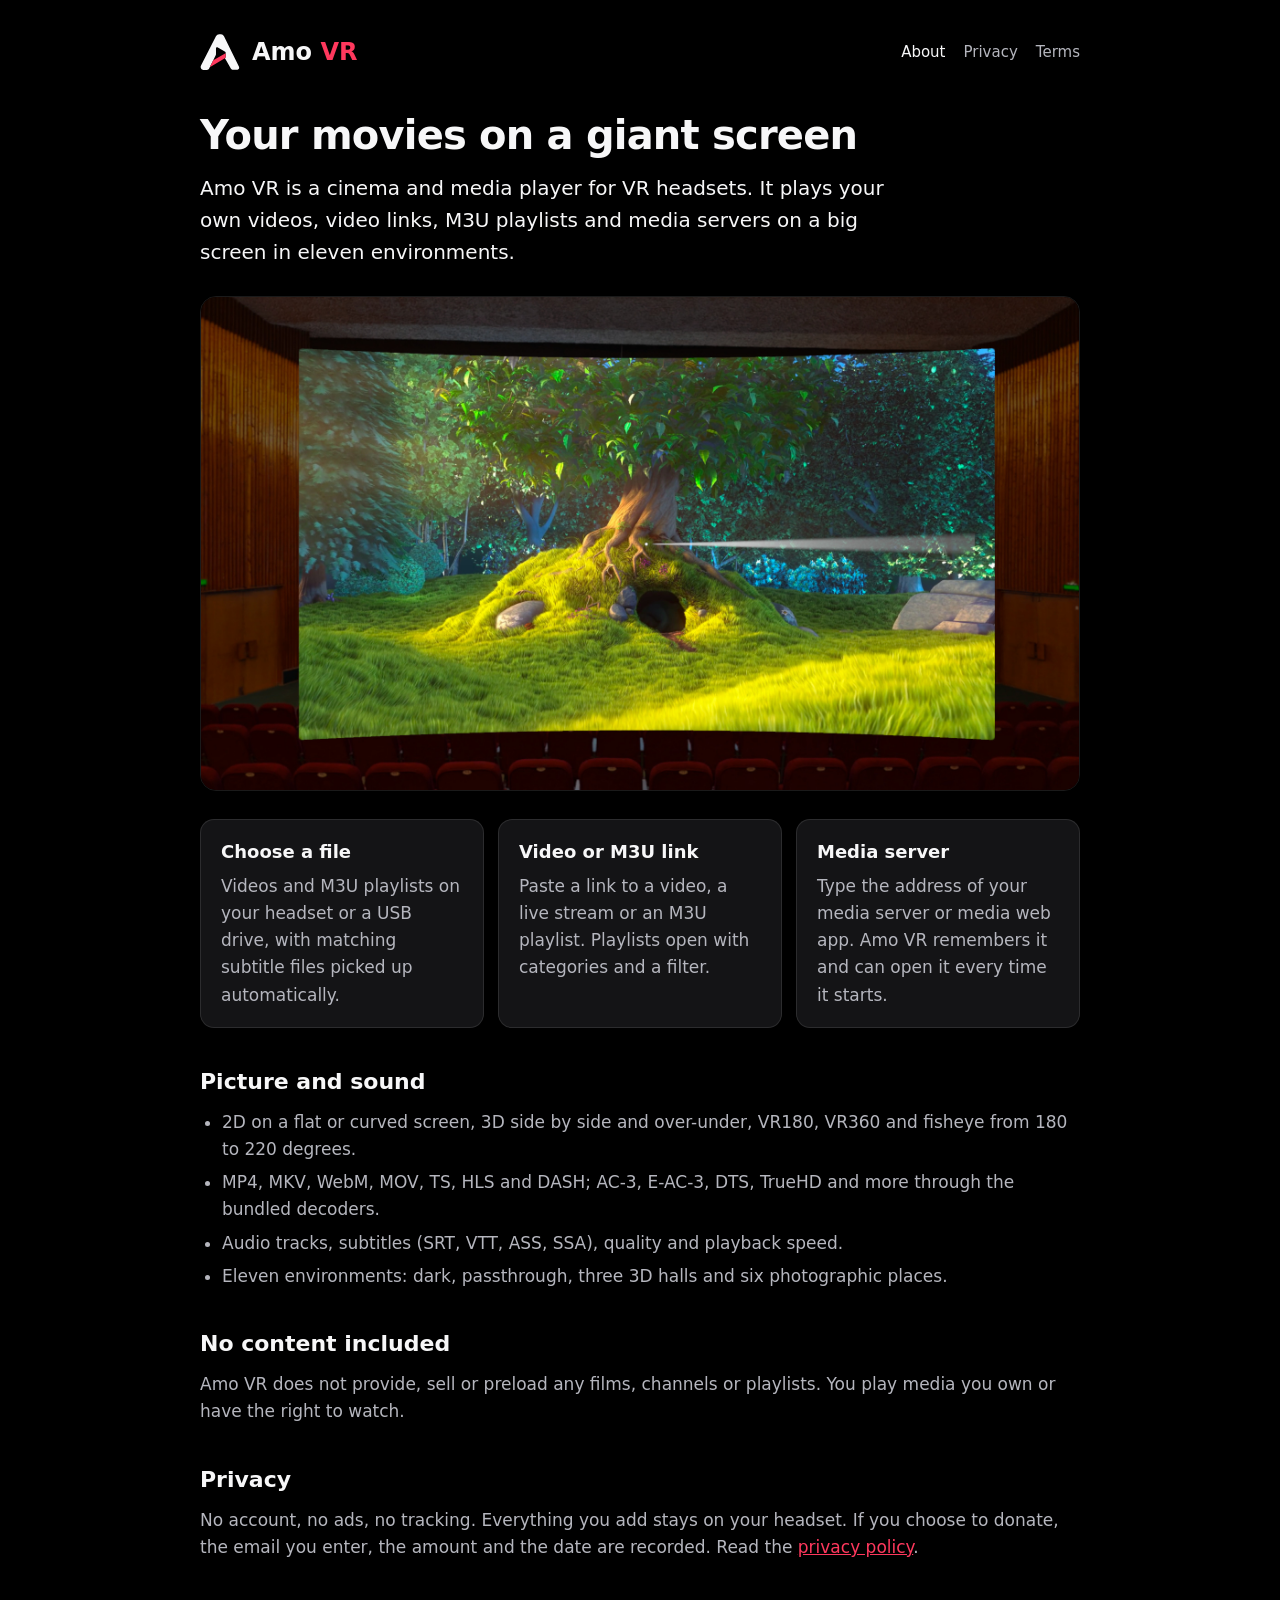
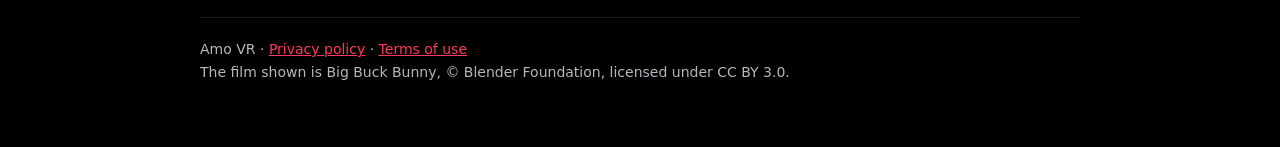
<file: index.html>
<!DOCTYPE html>
<html lang="en">
<head>
<meta charset="utf-8">
<meta name="viewport" content="width=device-width, initial-scale=1">
<title>Amo VR: VR cinema and media player</title>
<meta name="description" content="Amo VR plays your own videos, links, M3U playlists and media servers on a giant screen in VR. 2D, 3D, VR180, VR360 and fisheye.">
<link rel="icon" href="icon.png">
<link rel="stylesheet" href="style.css">
</head>
<body>
<header>
  <a class="brand" href="./"><svg viewBox="0 0 1254 1254"><path fill="#F7F7F8" d="M603 67C560 68 526 91 500 136L32 1054C16 1085 19 1116 34 1141C52 1172 84 1187 125 1188H215C250 1188 276 1170 291 1139L493 731C499 719 501 710 501 697V510C501 491 512 479 528 476C540 474 549 478 561 485L789 620C800 627 805 638 805 652V784C805 798 799 808 783 820L966 1147C982 1174 1009 1187 1042 1187H1155C1191 1187 1217 1169 1226 1139C1232 1120 1229 1100 1219 1081L752 137C729 91 696 70 660 68C640 67 622 67 603 67Z"/><path fill="#FF385D" d="M805 657V787C805 798 801 806 792 812L307 1103L416 886L788 675C798 669 805 663 805 657Z"/></svg><span>Amo <span>VR</span></span></a>
  <nav><a href="./" aria-current="page">About</a><a href="privacy.html">Privacy</a><a href="terms.html">Terms</a></nav>
</header>

<h1>Your movies on a giant screen</h1>
<p class="lead">Amo VR is a cinema and media player for VR headsets. It plays your own videos, video links, M3U playlists and media servers on a big screen in eleven environments.</p>
<img class="hero" src="cinema.jpg" alt="A film playing on the big screen of the Amo VR cinema" width="1920" height="1080">

<div class="cards">
  <div class="card"><h3>Choose a file</h3><p>Videos and M3U playlists on your headset or a USB drive, with matching subtitle files picked up automatically.</p></div>
  <div class="card"><h3>Video or M3U link</h3><p>Paste a link to a video, a live stream or an M3U playlist. Playlists open with categories and a filter.</p></div>
  <div class="card"><h3>Media server</h3><p>Type the address of your media server or media web app. Amo VR remembers it and can open it every time it starts.</p></div>
</div>

<h2>Picture and sound</h2>
<ul>
  <li>2D on a flat or curved screen, 3D side by side and over-under, VR180, VR360 and fisheye from 180 to 220 degrees.</li>
  <li>MP4, MKV, WebM, MOV, TS, HLS and DASH; AC-3, E-AC-3, DTS, TrueHD and more through the bundled decoders.</li>
  <li>Audio tracks, subtitles (SRT, VTT, ASS, SSA), quality and playback speed.</li>
  <li>Eleven environments: dark, passthrough, three 3D halls and six photographic places.</li>
</ul>

<h2>No content included</h2>
<p>Amo VR does not provide, sell or preload any films, channels or playlists. You play media you own or have the right to watch.</p>

<h2>Privacy</h2>
<p>No account, no ads, no tracking. Everything you add stays on your headset. If you choose to donate, the email you enter, the amount and the date are recorded. Read the <a href="privacy.html">privacy policy</a>.</p>

<footer>Amo VR · <a href="privacy.html">Privacy policy</a> · <a href="terms.html">Terms of use</a><br>The film shown is Big Buck Bunny, © Blender Foundation, licensed under CC BY 3.0.</footer>
</body>
</html>
</file>
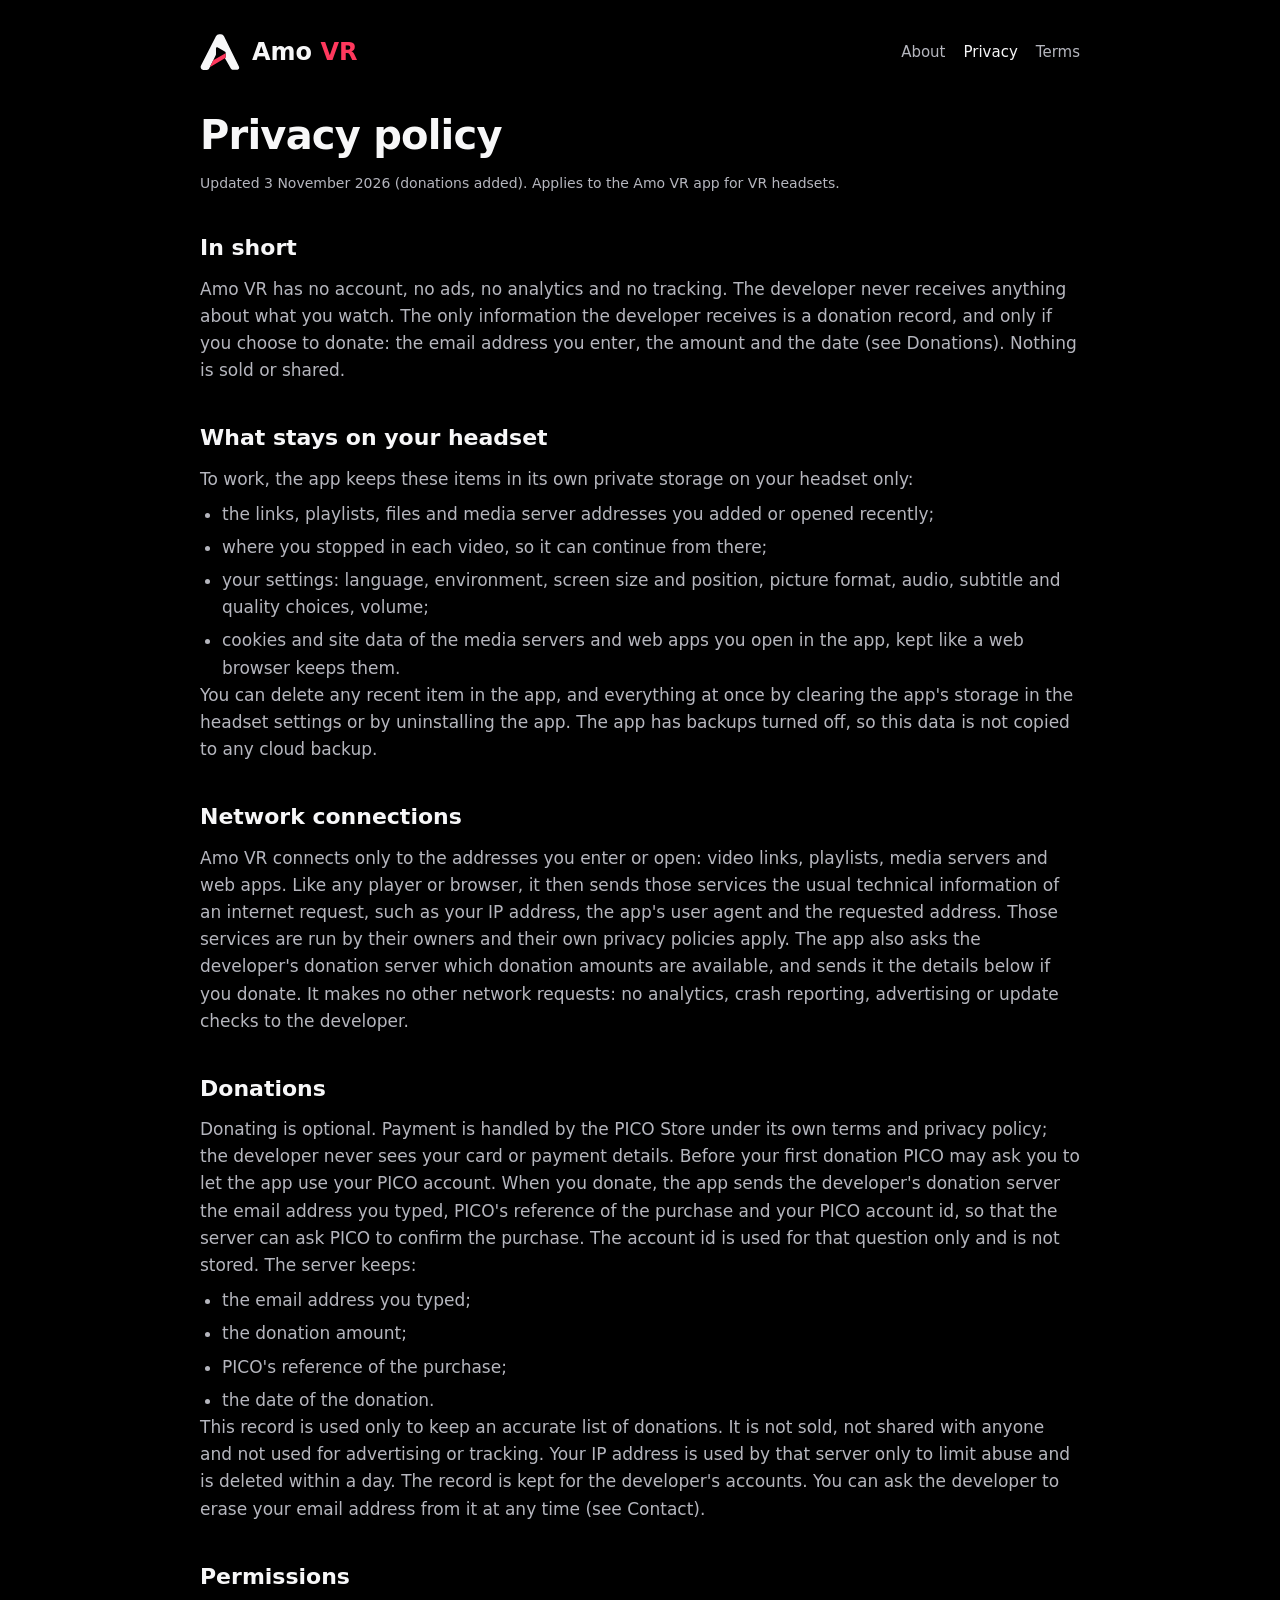
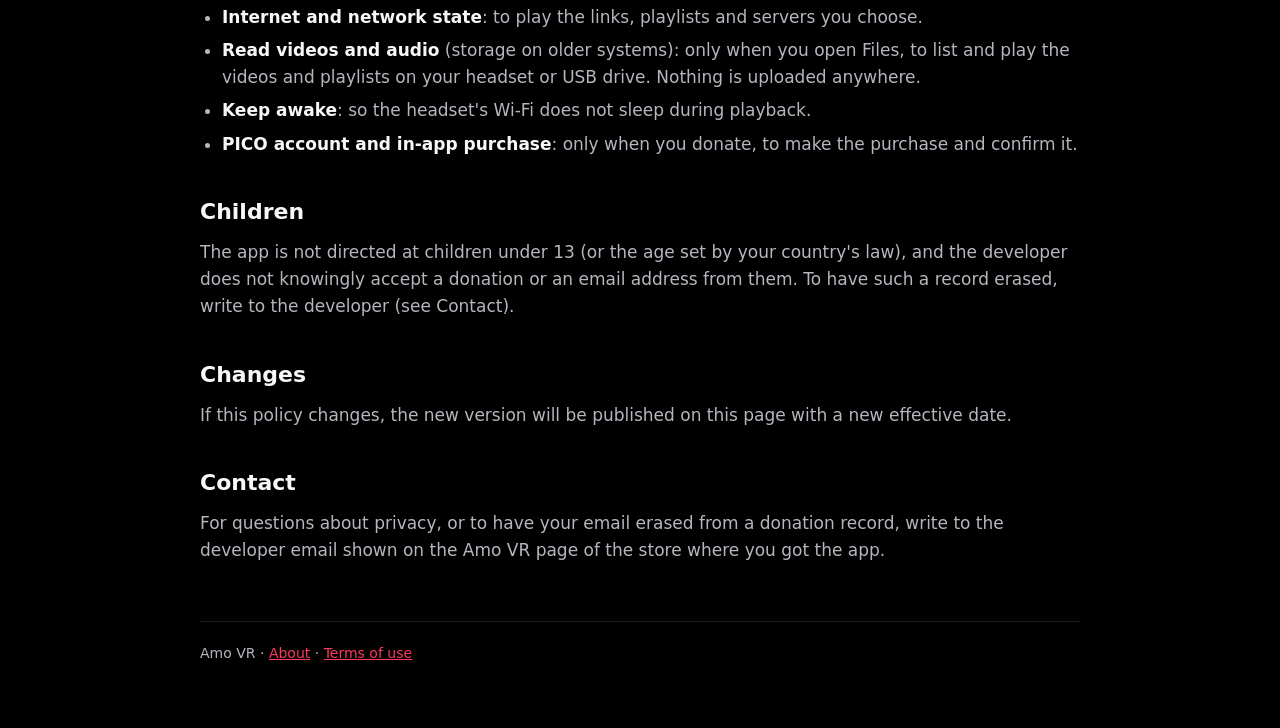
<file: privacy.html>
<!DOCTYPE html>
<html lang="en">
<head>
<meta charset="utf-8">
<meta name="viewport" content="width=device-width, initial-scale=1">
<title>Amo VR privacy policy</title>
<link rel="icon" href="icon.png">
<link rel="stylesheet" href="style.css">
</head>
<body>
<header>
  <a class="brand" href="./"><svg viewBox="0 0 1254 1254"><path fill="#F7F7F8" d="M603 67C560 68 526 91 500 136L32 1054C16 1085 19 1116 34 1141C52 1172 84 1187 125 1188H215C250 1188 276 1170 291 1139L493 731C499 719 501 710 501 697V510C501 491 512 479 528 476C540 474 549 478 561 485L789 620C800 627 805 638 805 652V784C805 798 799 808 783 820L966 1147C982 1174 1009 1187 1042 1187H1155C1191 1187 1217 1169 1226 1139C1232 1120 1229 1100 1219 1081L752 137C729 91 696 70 660 68C640 67 622 67 603 67Z"/><path fill="#FF385D" d="M805 657V787C805 798 801 806 792 812L307 1103L416 886L788 675C798 669 805 663 805 657Z"/></svg><span>Amo <span>VR</span></span></a>
  <nav><a href="./">About</a><a href="privacy.html" aria-current="page">Privacy</a><a href="terms.html">Terms</a></nav>
</header>

<h1>Privacy policy</h1>
<p class="meta">Updated 3 November 2026 (donations added). Applies to the Amo VR app for VR headsets.</p>

<h2>In short</h2>
<p>Amo VR has no account, no ads, no analytics and no tracking. The developer never receives anything about what you watch. The only information the developer receives is a donation record, and only if you choose to donate: the email address you enter, the amount and the date (see Donations). Nothing is sold or shared.</p>

<h2>What stays on your headset</h2>
<p>To work, the app keeps these items in its own private storage on your headset only:</p>
<ul>
  <li>the links, playlists, files and media server addresses you added or opened recently;</li>
  <li>where you stopped in each video, so it can continue from there;</li>
  <li>your settings: language, environment, screen size and position, picture format, audio, subtitle and quality choices, volume;</li>
  <li>cookies and site data of the media servers and web apps you open in the app, kept like a web browser keeps them.</li>
</ul>
<p>You can delete any recent item in the app, and everything at once by clearing the app's storage in the headset settings or by uninstalling the app. The app has backups turned off, so this data is not copied to any cloud backup.</p>

<h2>Network connections</h2>
<p>Amo VR connects only to the addresses you enter or open: video links, playlists, media servers and web apps. Like any player or browser, it then sends those services the usual technical information of an internet request, such as your IP address, the app's user agent and the requested address. Those services are run by their owners and their own privacy policies apply. The app also asks the developer's donation server which donation amounts are available, and sends it the details below if you donate. It makes no other network requests: no analytics, crash reporting, advertising or update checks to the developer.</p>

<h2>Donations</h2>
<p>Donating is optional. Payment is handled by the PICO Store under its own terms and privacy policy; the developer never sees your card or payment details. Before your first donation PICO may ask you to let the app use your PICO account. When you donate, the app sends the developer's donation server the email address you typed, PICO's reference of the purchase and your PICO account id, so that the server can ask PICO to confirm the purchase. The account id is used for that question only and is not stored. The server keeps:</p>
<ul>
  <li>the email address you typed;</li>
  <li>the donation amount;</li>
  <li>PICO's reference of the purchase;</li>
  <li>the date of the donation.</li>
</ul>
<p>This record is used only to keep an accurate list of donations. It is not sold, not shared with anyone and not used for advertising or tracking. Your IP address is used by that server only to limit abuse and is deleted within a day. The record is kept for the developer's accounts. You can ask the developer to erase your email address from it at any time (see Contact).</p>

<h2>Permissions</h2>
<ul>
  <li><strong>Internet and network state</strong>: to play the links, playlists and servers you choose.</li>
  <li><strong>Read videos and audio</strong> (storage on older systems): only when you open Files, to list and play the videos and playlists on your headset or USB drive. Nothing is uploaded anywhere.</li>
  <li><strong>Keep awake</strong>: so the headset's Wi-Fi does not sleep during playback.</li>
  <li><strong>PICO account and in-app purchase</strong>: only when you donate, to make the purchase and confirm it.</li>
</ul>

<h2>Children</h2>
<p>The app is not directed at children under 13 (or the age set by your country's law), and the developer does not knowingly accept a donation or an email address from them. To have such a record erased, write to the developer (see Contact).</p>

<h2>Changes</h2>
<p>If this policy changes, the new version will be published on this page with a new effective date.</p>

<h2>Contact</h2>
<p>For questions about privacy, or to have your email erased from a donation record, write to the developer email shown on the Amo VR page of the store where you got the app.</p>

<footer>Amo VR · <a href="./">About</a> · <a href="terms.html">Terms of use</a></footer>
</body>
</html>
</file>
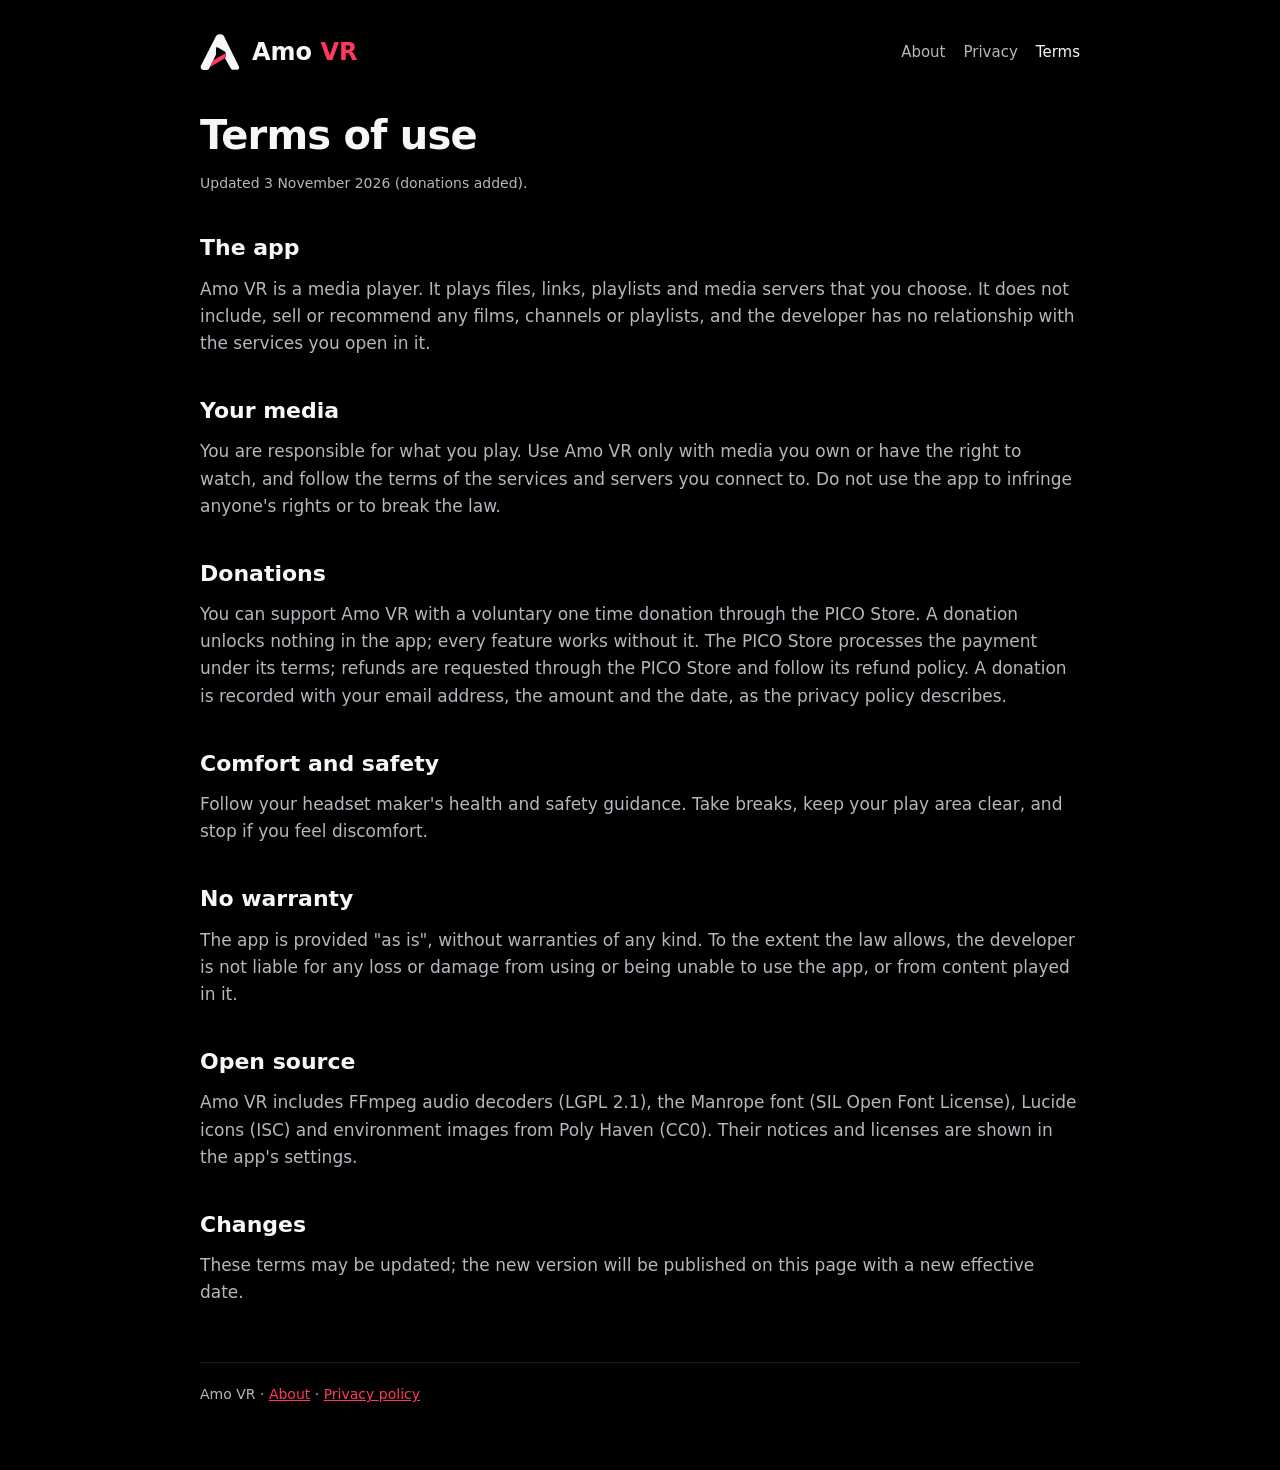
<file: terms.html>
<!DOCTYPE html>
<html lang="en">
<head>
<meta charset="utf-8">
<meta name="viewport" content="width=device-width, initial-scale=1">
<title>Amo VR terms of use</title>
<link rel="icon" href="icon.png">
<link rel="stylesheet" href="style.css">
</head>
<body>
<header>
  <a class="brand" href="./"><svg viewBox="0 0 1254 1254"><path fill="#F7F7F8" d="M603 67C560 68 526 91 500 136L32 1054C16 1085 19 1116 34 1141C52 1172 84 1187 125 1188H215C250 1188 276 1170 291 1139L493 731C499 719 501 710 501 697V510C501 491 512 479 528 476C540 474 549 478 561 485L789 620C800 627 805 638 805 652V784C805 798 799 808 783 820L966 1147C982 1174 1009 1187 1042 1187H1155C1191 1187 1217 1169 1226 1139C1232 1120 1229 1100 1219 1081L752 137C729 91 696 70 660 68C640 67 622 67 603 67Z"/><path fill="#FF385D" d="M805 657V787C805 798 801 806 792 812L307 1103L416 886L788 675C798 669 805 663 805 657Z"/></svg><span>Amo <span>VR</span></span></a>
  <nav><a href="./">About</a><a href="privacy.html">Privacy</a><a href="terms.html" aria-current="page">Terms</a></nav>
</header>

<h1>Terms of use</h1>
<p class="meta">Updated 3 November 2026 (donations added).</p>

<h2>The app</h2>
<p>Amo VR is a media player. It plays files, links, playlists and media servers that you choose. It does not include, sell or recommend any films, channels or playlists, and the developer has no relationship with the services you open in it.</p>

<h2>Your media</h2>
<p>You are responsible for what you play. Use Amo VR only with media you own or have the right to watch, and follow the terms of the services and servers you connect to. Do not use the app to infringe anyone's rights or to break the law.</p>

<h2>Donations</h2>
<p>You can support Amo VR with a voluntary one time donation through the PICO Store. A donation unlocks nothing in the app; every feature works without it. The PICO Store processes the payment under its terms; refunds are requested through the PICO Store and follow its refund policy. A donation is recorded with your email address, the amount and the date, as the privacy policy describes.</p>

<h2>Comfort and safety</h2>
<p>Follow your headset maker's health and safety guidance. Take breaks, keep your play area clear, and stop if you feel discomfort.</p>

<h2>No warranty</h2>
<p>The app is provided "as is", without warranties of any kind. To the extent the law allows, the developer is not liable for any loss or damage from using or being unable to use the app, or from content played in it.</p>

<h2>Open source</h2>
<p>Amo VR includes FFmpeg audio decoders (LGPL 2.1), the Manrope font (SIL Open Font License), Lucide icons (ISC) and environment images from Poly Haven (CC0). Their notices and licenses are shown in the app's settings.</p>

<h2>Changes</h2>
<p>These terms may be updated; the new version will be published on this page with a new effective date.</p>

<footer>Amo VR · <a href="./">About</a> · <a href="privacy.html">Privacy policy</a></footer>
</body>
</html>
</file>
<file: style.css>
:root {
  --bg: #000; --s1: #0B0B0D; --s2: #141416; --accent: #FF385D;
  --text: #F7F7F8; --text-2: #B5B6BE; --border: rgba(255, 255, 255, 0.1);
}
* { box-sizing: border-box; margin: 0; padding: 0; }
html { background: var(--bg); }
body {
  max-width: 920px; margin: 0 auto; padding: 32px 20px 64px;
  color: var(--text); background: var(--bg);
  font: 17px/1.6 system-ui, -apple-system, "Segoe UI", Roboto, sans-serif;
}
a { color: var(--accent); }
header { display: flex; align-items: center; justify-content: space-between; gap: 16px; flex-wrap: wrap; margin-bottom: 40px; }
.brand { display: flex; align-items: center; gap: 12px; color: var(--text); text-decoration: none; font-size: 24px; font-weight: 800; }
.brand svg { width: 40px; height: 40px; }
.brand span span { color: var(--accent); }
nav { display: flex; gap: 18px; font-size: 15px; }
nav a { color: var(--text-2); text-decoration: none; }
nav a:hover, nav a[aria-current] { color: var(--text); }
h1 { font-size: 40px; line-height: 1.15; letter-spacing: -0.02em; margin-bottom: 14px; }
h2 { font-size: 22px; margin: 36px 0 10px; }
p, li { color: var(--text-2); }
p + p { margin-top: 12px; }
ul { padding-left: 22px; margin-top: 8px; }
li + li { margin-top: 6px; }
strong { color: var(--text); }
.lead { font-size: 20px; color: var(--text); max-width: 720px; }
.hero { width: 100%; height: auto; aspect-ratio: 16 / 9; object-fit: cover; border-radius: 16px; border: 1px solid var(--border); margin: 28px 0 8px; display: block; }
.cards { display: grid; grid-template-columns: repeat(auto-fit, minmax(240px, 1fr)); gap: 14px; margin-top: 28px; }
.card { background: var(--s2); border: 1px solid var(--border); border-radius: 14px; padding: 18px 20px; }
.card h3 { font-size: 18px; margin-bottom: 6px; }
.meta { font-size: 14px; color: var(--text-2); margin-top: 6px; }
footer { margin-top: 56px; padding-top: 20px; border-top: 1px solid var(--border); font-size: 14px; color: var(--text-2); }
</file>
